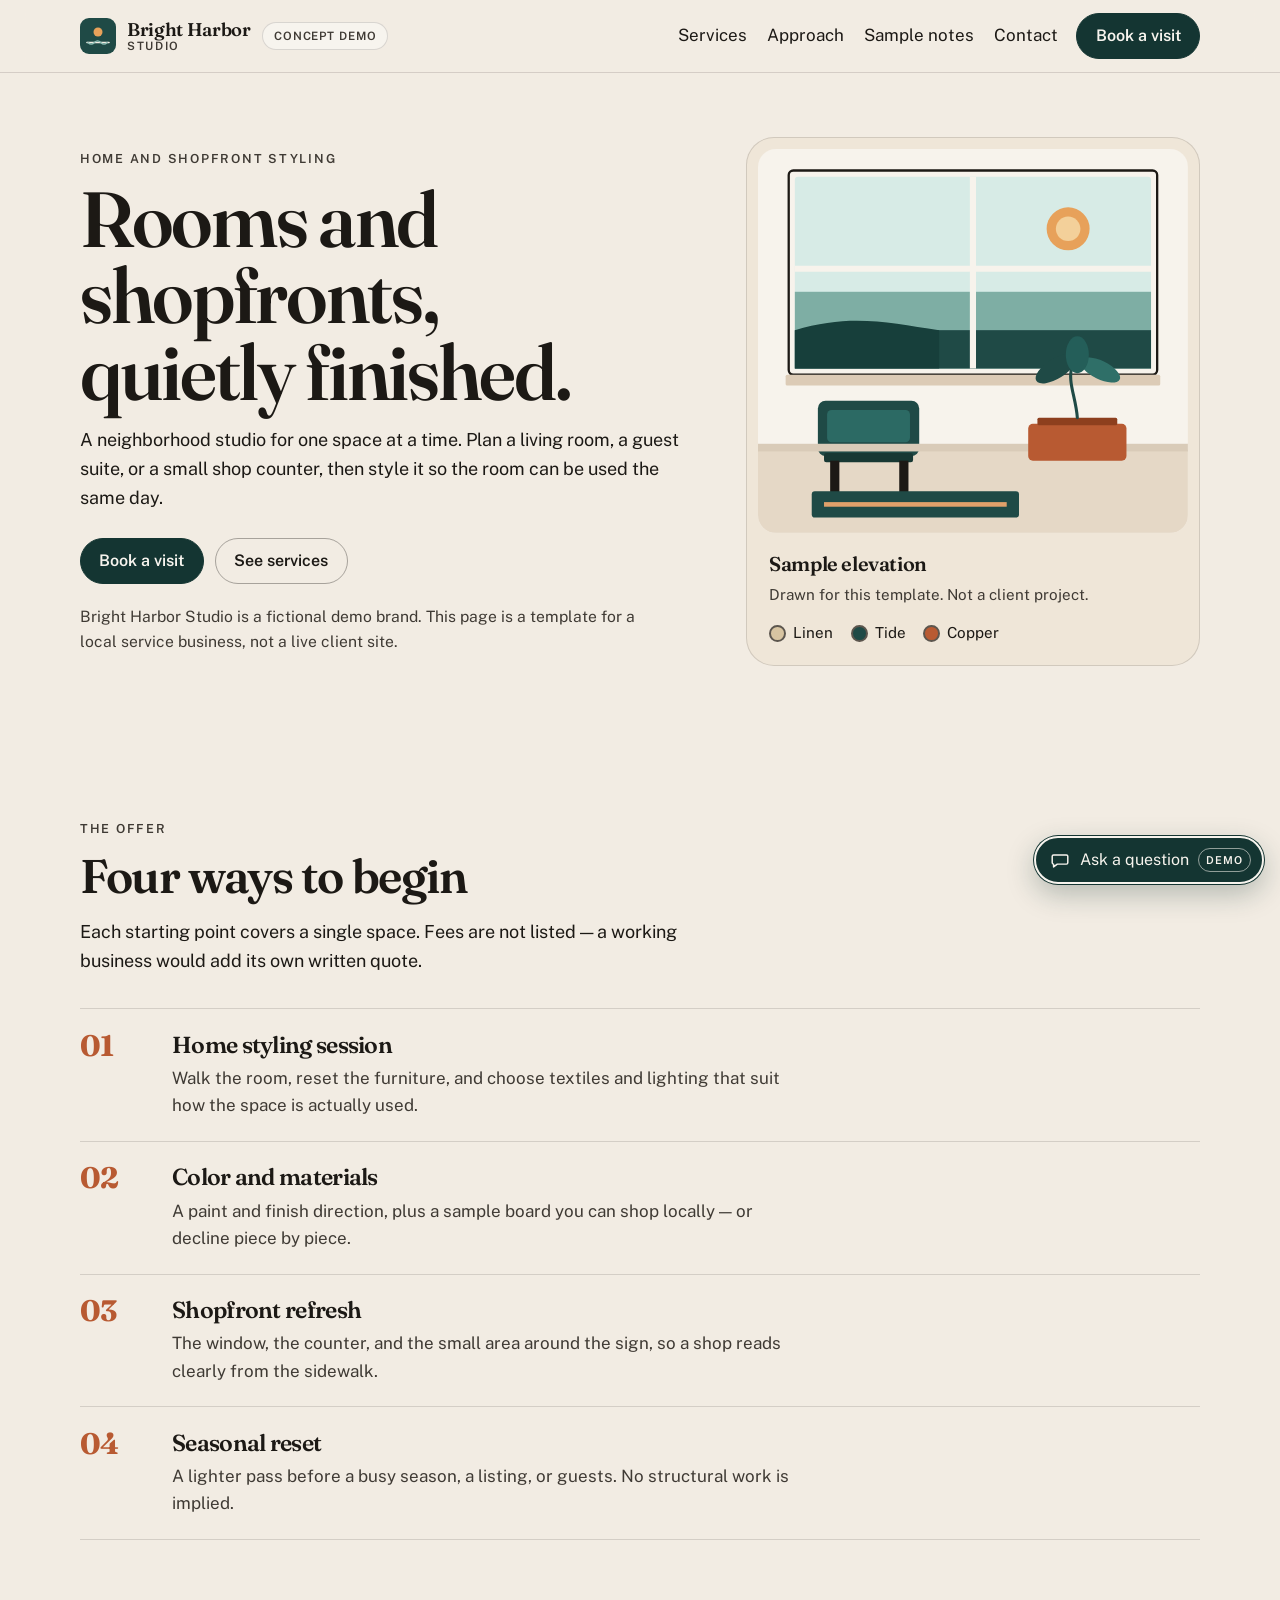
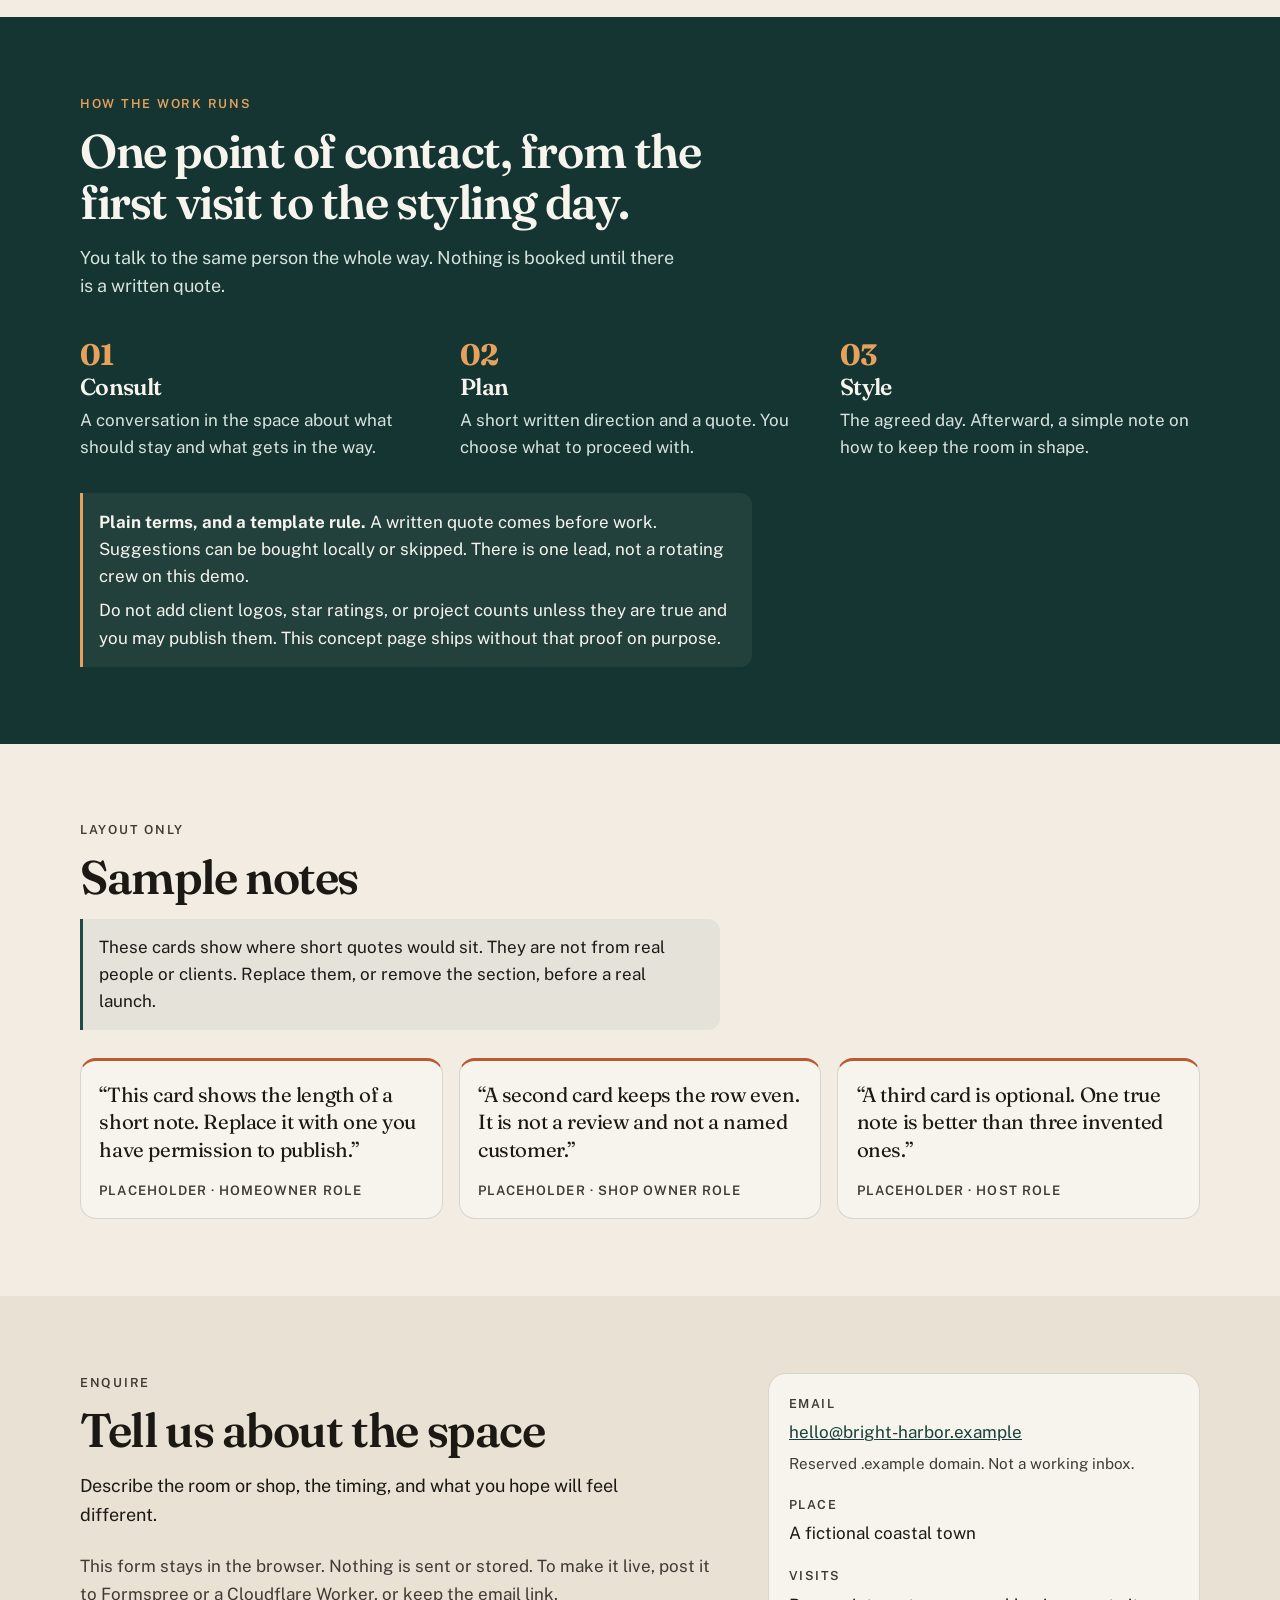
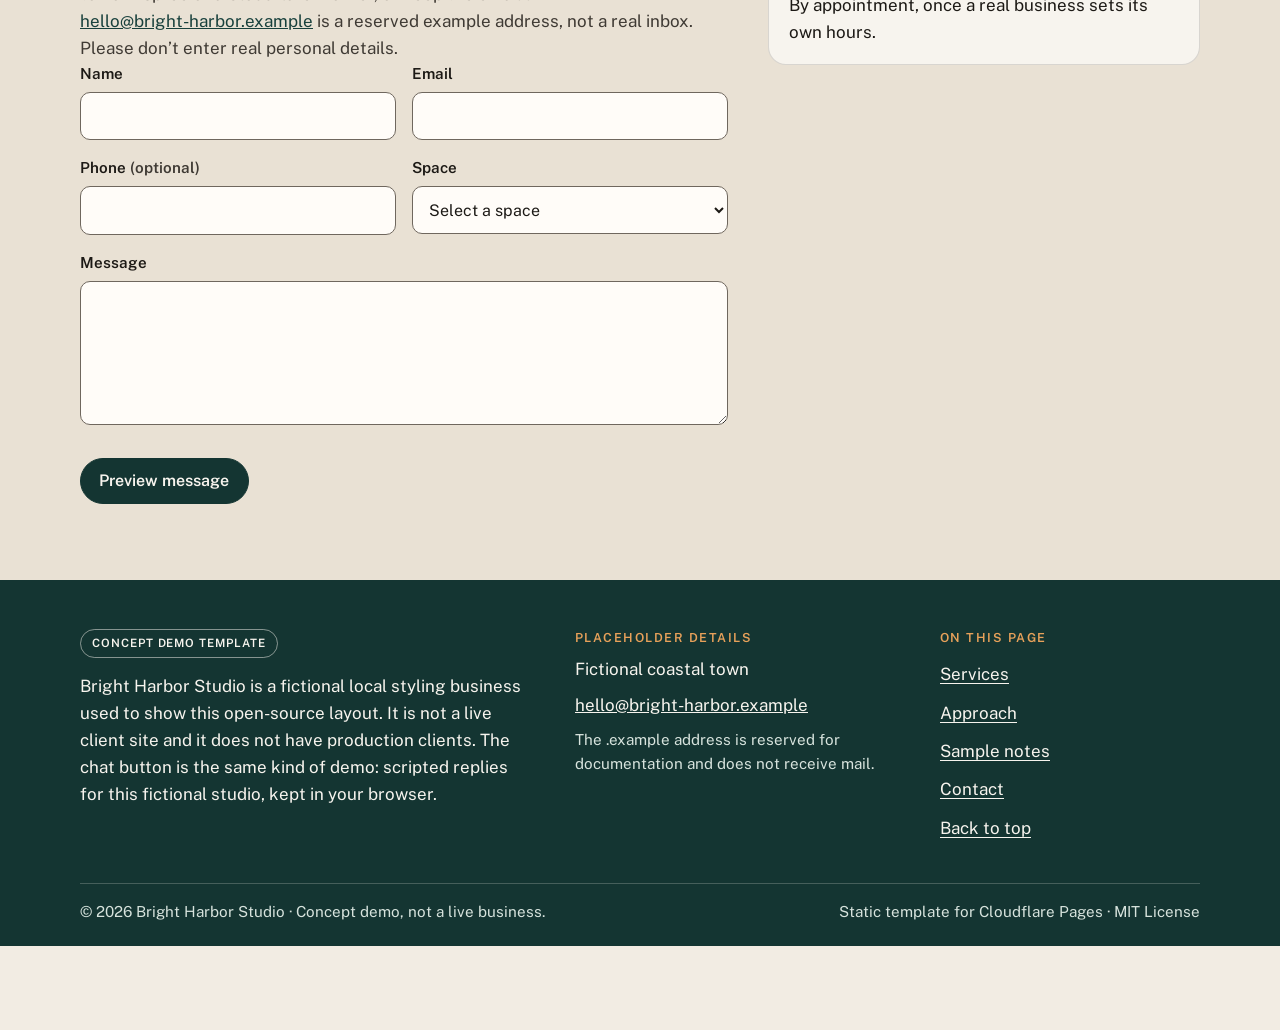
<file: public/index.html>
<!DOCTYPE html>
<html lang="en">
<head>
  <meta charset="utf-8">
  <meta name="viewport" content="width=device-width, initial-scale=1">
  <title>Bright Harbor Studio — concept landing template</title>
  <meta name="description" content="Concept demo landing page for Bright Harbor Studio, a fictional local styling business. A static template for Cloudflare Pages — not a live client site.">
  <meta name="theme-color" content="#143532">
  <meta property="og:title" content="Bright Harbor Studio — concept landing template">
  <meta property="og:description" content="A fictional local-service landing page. Not a live client site.">
  <meta property="og:type" content="website">
  <link rel="icon" href="favicon.svg" type="image/svg+xml">
  <link rel="preconnect" href="https://fonts.googleapis.com">
  <link rel="preconnect" href="https://fonts.gstatic.com" crossorigin>
  <link href="https://fonts.googleapis.com/css2?family=Fraunces:opsz,wght@9..144,500;9..144,600;9..144,700&family=Public+Sans:ital,wght@0,400;0,500;0,600;1,400&display=swap" rel="stylesheet">
  <link rel="stylesheet" href="css/styles.css">
  <link rel="stylesheet" href="css/support-widget.css">
</head>
<body>
  <a class="skip-link" href="#content">Skip to content</a>
  <header class="site-header" id="top">
    <div class="wrap header-bar">
      <div class="brand">
        <a class="logo" href="#top">
          <svg class="logo-mark" viewBox="0 0 36 36" width="36" height="36" aria-hidden="true">
            <rect width="36" height="36" rx="9" fill="#1f4a46"/>
            <circle cx="18" cy="14" r="4.5" fill="#e7a15a"/>
            <path d="M7 24.5h22" stroke="#f3ece3" stroke-width="1.6" stroke-linecap="round"/>
            <path d="M8 24.5c2.2 2.2 4.2 2.2 6.4 0s4.2-2.2 6.4 0 4.2 2.2 6.4 0" fill="none" stroke="#8fbfb6" stroke-width="1.4" stroke-linecap="round"/>
          </svg>
          <span class="logo-text">
            <span class="logo-name">Bright Harbor</span>
            <span class="logo-sub">Studio</span>
          </span>
        </a>
        <span class="demo-pill">Concept demo</span>
      </div>
      <nav class="site-nav" aria-label="Primary">
        <a href="#services">Services</a>
        <a href="#approach">Approach</a>
        <a href="#notes">Sample notes</a>
        <a href="#contact">Contact</a>
        <a class="button nav-cta" href="#contact">Book a visit</a>
      </nav>
    </div>
  </header>

  <main id="content">
    <section class="hero" aria-labelledby="hero-title">
      <div class="wrap hero-grid">
        <div>
          <p class="kicker">Home and shopfront styling</p>
          <h1 id="hero-title">Rooms and shopfronts, quietly finished.</h1>
          <p class="lede">A neighborhood studio for one space at a time. Plan a living room, a guest suite, or a small shop counter, then style it so the room can be used the same day.</p>
          <div class="actions">
            <a class="button" href="#contact">Book a visit</a>
            <a class="button button-ghost" href="#services">See services</a>
          </div>
          <p class="concept-line">Bright Harbor Studio is a fictional demo brand. This page is a template for a local service business, not a live client site.</p>
        </div>
        <figure class="hero-card">
          <svg viewBox="0 0 560 500" width="560" height="500" role="img" aria-label="Decorative sample of a sunlit room facing the water. Not a photograph of a client project.">
            <rect width="560" height="500" fill="#f7f3ec"/>
            <rect y="392" width="560" height="108" fill="#e5d8c6"/>
            <rect x="48" y="36" width="464" height="250" rx="4" fill="#d7ebe6"/>
            <rect x="48" y="186" width="464" height="100" fill="#7eaea4"/>
            <rect x="48" y="236" width="464" height="50" fill="#1f4a46"/>
            <path d="M48 236 C120 214 170 226 236 236 L236 286 L48 286 Z" fill="#173f3b"/>
            <circle cx="404" cy="104" r="28" fill="#e7a15a"/>
            <circle cx="404" cy="104" r="16" fill="#f3d09a"/>
            <path d="M280 36 V286 M48 156 H512" stroke="#f7f3ec" stroke-width="8"/>
            <rect x="40" y="28" width="480" height="266" rx="6" fill="none" stroke="#1c1915" stroke-width="3"/>
            <rect x="36" y="294" width="488" height="14" rx="2" fill="#dccbb6"/>
            <rect x="78" y="328" width="132" height="72" rx="10" fill="#1f4a46"/>
            <rect x="90" y="340" width="108" height="42" rx="6" fill="#2c6a64"/>
            <rect x="86" y="396" width="116" height="12" rx="3" fill="#173833"/>
            <rect x="94" y="406" width="12" height="46" fill="#1c1915"/>
            <rect x="184" y="406" width="12" height="46" fill="#1c1915"/>
            <rect y="384" width="560" height="10" fill="#d9cbb8"/>
            <rect x="352" y="358" width="128" height="48" rx="6" fill="#b85a32"/>
            <rect x="364" y="350" width="104" height="10" rx="2" fill="#8d3f1e"/>
            <path d="M416 350c-2-28-14-48-6-70" fill="none" stroke="#1f4a46" stroke-width="4" stroke-linecap="round"/>
            <ellipse cx="388" cy="286" rx="30" ry="13" fill="#1f4a46" transform="rotate(-32 388 286)"/>
            <ellipse cx="446" cy="288" rx="28" ry="12" fill="#2f6f68" transform="rotate(26 446 288)"/>
            <ellipse cx="416" cy="268" rx="15" ry="24" fill="#245e59"/>
            <rect x="70" y="446" width="270" height="34" rx="4" fill="#1f4a46"/>
            <rect x="86" y="460" width="238" height="6" fill="#e0a06a"/>
          </svg>
          <figcaption>
            <p class="caption-title">Sample elevation</p>
            <p class="caption-note">Drawn for this template. Not a client project.</p>
            <ul class="swatches">
              <li><span class="swatch swatch-linen" aria-hidden="true"></span> Linen</li>
              <li><span class="swatch swatch-tide" aria-hidden="true"></span> Tide</li>
              <li><span class="swatch swatch-copper" aria-hidden="true"></span> Copper</li>
            </ul>
          </figcaption>
        </figure>
      </div>
    </section>

    <section class="section" id="services" aria-labelledby="services-title">
      <div class="wrap">
        <p class="kicker">The offer</p>
        <h2 id="services-title">Four ways to begin</h2>
        <p class="lede">Each starting point covers a single space. Fees are not listed — a working business would add its own written quote.</p>
        <ol class="service-list">
          <li>
            <span class="num">01</span>
            <div>
              <h3>Home styling session</h3>
              <p>Walk the room, reset the furniture, and choose textiles and lighting that suit how the space is actually used.</p>
            </div>
          </li>
          <li>
            <span class="num">02</span>
            <div>
              <h3>Color and materials</h3>
              <p>A paint and finish direction, plus a sample board you can shop locally — or decline piece by piece.</p>
            </div>
          </li>
          <li>
            <span class="num">03</span>
            <div>
              <h3>Shopfront refresh</h3>
              <p>The window, the counter, and the small area around the sign, so a shop reads clearly from the sidewalk.</p>
            </div>
          </li>
          <li>
            <span class="num">04</span>
            <div>
              <h3>Seasonal reset</h3>
              <p>A lighter pass before a busy season, a listing, or guests. No structural work is implied.</p>
            </div>
          </li>
        </ol>
      </div>
    </section>

    <section class="section band-dark" id="approach" aria-labelledby="approach-title">
      <div class="wrap">
        <p class="kicker">How the work runs</p>
        <h2 id="approach-title">One point of contact, from the first visit to the styling day.</h2>
        <p class="lede">You talk to the same person the whole way. Nothing is booked until there is a written quote.</p>
        <ol class="steps">
          <li>
            <span class="num">01</span>
            <h3>Consult</h3>
            <p>A conversation in the space about what should stay and what gets in the way.</p>
          </li>
          <li>
            <span class="num">02</span>
            <h3>Plan</h3>
            <p>A short written direction and a quote. You choose what to proceed with.</p>
          </li>
          <li>
            <span class="num">03</span>
            <h3>Style</h3>
            <p>The agreed day. Afterward, a simple note on how to keep the room in shape.</p>
          </li>
        </ol>
        <div class="template-note">
          <p><strong>Plain terms, and a template rule.</strong> A written quote comes before work. Suggestions can be bought locally or skipped. There is one lead, not a rotating crew on this demo.</p>
          <p>Do not add client logos, star ratings, or project counts unless they are true and you may publish them. This concept page ships without that proof on purpose.</p>
        </div>
      </div>
    </section>

    <section class="section" id="notes" aria-labelledby="notes-title">
      <div class="wrap">
        <p class="kicker">Layout only</p>
        <h2 id="notes-title">Sample notes</h2>
        <p class="note-intro">These cards show where short quotes would sit. They are not from real people or clients. Replace them, or remove the section, before a real launch.</p>
        <div class="note-grid">
          <figure class="note-card">
            <p>“This card shows the length of a short note. Replace it with one you have permission to publish.”</p>
            <footer>Placeholder · homeowner role</footer>
          </figure>
          <figure class="note-card">
            <p>“A second card keeps the row even. It is not a review and not a named customer.”</p>
            <footer>Placeholder · shop owner role</footer>
          </figure>
          <figure class="note-card">
            <p>“A third card is optional. One true note is better than three invented ones.”</p>
            <footer>Placeholder · host role</footer>
          </figure>
        </div>
      </div>
    </section>

    <section class="section band-sand" id="contact" aria-labelledby="contact-title">
      <div class="wrap contact-grid">
        <div>
          <p class="kicker">Enquire</p>
          <h2 id="contact-title">Tell us about the space</h2>
          <p class="lede">Describe the room or shop, the timing, and what you hope will feel different.</p>
          <form id="contact-form" class="contact-form" action="mailto:hello@bright-harbor.example" method="post" enctype="text/plain" aria-describedby="form-help">
            <p id="form-help" class="form-help">This form stays in the browser. Nothing is sent or stored. To make it live, post it to Formspree or a Cloudflare Worker, or keep the email link. <a class="email-link" href="mailto:hello@bright-harbor.example">hello@bright-harbor.example</a> is a reserved example address, not a real inbox. Please don’t enter real personal details.</p>
            <div class="form-grid">
              <div class="field">
                <label for="name">Name</label>
                <input id="name" name="name" type="text" autocomplete="name" maxlength="120" required>
              </div>
              <div class="field">
                <label for="email">Email</label>
                <input id="email" name="email" type="email" autocomplete="email" maxlength="160" required>
              </div>
              <div class="field">
                <label for="phone">Phone <span class="fine">(optional)</span></label>
                <input id="phone" name="phone" type="tel" autocomplete="tel" maxlength="40">
              </div>
              <div class="field">
                <label for="space">Space</label>
                <select id="space" name="space" required>
                  <option value="">Select a space</option>
                  <option value="home">Home — one room</option>
                  <option value="shopfront">Shopfront</option>
                  <option value="seasonal">Seasonal reset</option>
                  <option value="unsure">Not sure yet</option>
                </select>
              </div>
              <div class="field field-full">
                <label for="message">Message</label>
                <textarea id="message" name="message" maxlength="2000" required></textarea>
              </div>
            </div>
            <div class="actions">
              <button class="button" type="submit">Preview message</button>
            </div>
            <div id="form-status" class="form-status" role="status" aria-live="polite" tabindex="-1" hidden></div>
            <noscript>
              <p class="form-help">JavaScript is off, so the button opens an email draft to the example address instead of an on-page note. That address still does not receive mail.</p>
            </noscript>
          </form>
        </div>
        <aside class="contact-aside" aria-label="Placeholder studio details">
          <p class="aside-label">Email</p>
            <p><a class="email-link" href="mailto:hello@bright-harbor.example">hello@bright-harbor.example</a></p>
          <p class="fine aside-gap">Reserved .example domain. Not a working inbox.</p>
          <p class="aside-label">Place</p>
          <p>A fictional coastal town</p>
          <p class="aside-label">Visits</p>
          <p>By appointment, once a real business sets its own hours.</p>
        </aside>
      </div>
    </section>
  </main>

  <footer class="site-footer">
    <div class="wrap footer-grid">
      <div>
        <p class="demo-badge">Concept demo template</p>
        <p>Bright Harbor Studio is a fictional local styling business used to show this open-source layout. It is not a live client site and it does not have production clients. The chat button is the same kind of demo: scripted replies for this fictional studio, kept in your browser.</p>
      </div>
      <div>
        <p class="footer-label">Placeholder details</p>
        <p>Fictional coastal town</p>
        <p class="footer-gap"><a class="email-link" href="mailto:hello@bright-harbor.example">hello@bright-harbor.example</a></p>
        <p class="fine footer-gap">The .example address is reserved for documentation and does not receive mail.</p>
      </div>
      <nav aria-label="On this page">
        <p class="footer-label">On this page</p>
        <ul class="footer-links">
          <li><a href="#services">Services</a></li>
          <li><a href="#approach">Approach</a></li>
          <li><a href="#notes">Sample notes</a></li>
          <li><a href="#contact">Contact</a></li>
          <li><a href="#top">Back to top</a></li>
        </ul>
      </nav>
    </div>
    <div class="wrap footer-base">
      <p>© <span id="year">2026</span> Bright Harbor Studio · Concept demo, not a live business.</p>
      <p>Static template for Cloudflare Pages · MIT License</p>
    </div>
  </footer>
  <script src="js/main.js"></script>
  <script src="js/support-widget.js" defer></script>
</body>
</html>
</file>
<file: public/css/styles.css>
/* Bright Harbor Studio — concept template
   Recolor the page by editing the custom properties below. */

:root {
  --paper: #f2ece3;
  --paper-deep: #e9e1d4;
  --foam: #f7f4ee;
  --ink: #1c1915;
  --ink-soft: #3f3a34;
  --tide: #1f4a46;
  --tide-deep: #143532;
  --copper: #b85a32;
  --line: rgba(28, 25, 21, 0.14);
  --serif: "Fraunces", "Iowan Old Style", Palatino, "Palatino Linotype", Georgia, serif;
  --sans: "Public Sans", "Segoe UI", "Helvetica Neue", Arial, sans-serif;
  --wrap: 1120px;
  --header: 4.5rem;
  color-scheme: light;
}

*,
*::before,
*::after {
  box-sizing: border-box;
}

html {
  scroll-behavior: smooth;
}

body {
  margin: 0;
  min-height: 100vh;
  display: flex;
  flex-direction: column;
  background: var(--paper);
  color: var(--ink);
  font-family: var(--sans);
  font-size: 1.0625rem;
  line-height: 1.6;
  text-rendering: optimizeLegibility;
}

main {
  flex: 1 0 auto;
}

[id] {
  scroll-margin-top: 5.5rem;
}

img,
svg {
  max-width: 100%;
}

h1,
h2,
h3 {
  font-family: var(--serif);
  font-weight: 600;
  letter-spacing: -0.03em;
  line-height: 1.08;
  text-wrap: balance;
  margin: 0;
}

h1 {
  font-size: clamp(2.7rem, 1.2rem + 4.6vw, 5.05rem);
  font-weight: 600;
  line-height: 0.98;
}

h2 {
  font-size: clamp(2rem, 1.35rem + 2vw, 3.15rem);
}

h3 {
  font-size: 1.45rem;
  line-height: 1.2;
}

p {
  margin: 0;
}

a {
  color: #18403c;
}

a:visited {
  color: #18403c;
}

a:hover {
  color: #102c29;
}

:focus-visible {
  outline: 2px solid var(--foam);
  outline-offset: 2px;
  box-shadow: 0 0 0 4px var(--ink);
}

.skip-link {
  position: absolute;
  left: 0.75rem;
  top: 0.75rem;
  transform: translateY(-160%);
  background: var(--tide-deep);
  color: var(--foam);
  padding: 0.65rem 0.9rem;
  border-radius: 8px;
  z-index: 30;
  text-decoration: none;
}

.skip-link:focus {
  transform: none;
  color: var(--foam);
}

.sr-only {
  position: absolute;
  width: 1px;
  height: 1px;
  padding: 0;
  margin: -1px;
  overflow: hidden;
  clip: rect(0, 0, 0, 0);
  white-space: nowrap;
  border: 0;
}

.wrap {
  width: min(var(--wrap), calc(100% - 2.5rem));
  margin-inline: auto;
}

.kicker {
  margin: 0 0 0.75rem;
  font-size: 0.78rem;
  font-weight: 600;
  letter-spacing: 0.14em;
  text-transform: uppercase;
  color: var(--ink-soft);
}

.lede {
  max-width: 38rem;
  margin-top: 1rem;
  font-size: 1.125rem;
}

.section {
  padding-block: clamp(3.25rem, 6vw, 5.75rem);
}

.site-header {
  position: sticky;
  top: 0;
  z-index: 10;
  background: rgba(242, 236, 227, 0.92);
  backdrop-filter: blur(12px);
  border-bottom: 1px solid var(--line);
}

.header-bar {
  display: flex;
  align-items: center;
  justify-content: space-between;
  gap: 0.75rem 1.5rem;
  flex-wrap: wrap;
  min-height: var(--header);
  padding-block: 0.45rem;
}

.brand {
  display: flex;
  align-items: center;
  gap: 0.75rem;
  flex-wrap: wrap;
}

.logo {
  display: inline-flex;
  align-items: center;
  gap: 0.7rem;
  min-height: 44px;
  color: inherit;
  text-decoration: none;
}

.logo:visited,
.logo:hover {
  color: inherit;
}

.logo-mark {
  display: block;
  width: 36px;
  height: 36px;
  flex: none;
}

.logo-text {
  display: flex;
  flex-direction: column;
  line-height: 1.05;
}

.logo-name {
  font-family: var(--serif);
  font-weight: 600;
  font-size: 1.15rem;
  letter-spacing: -0.02em;
}

.logo-sub {
  font-size: 0.72rem;
  font-weight: 600;
  letter-spacing: 0.14em;
  text-transform: uppercase;
  color: var(--ink-soft);
}

.demo-pill {
  display: inline-flex;
  align-items: center;
  min-height: 1.8rem;
  padding: 0.15rem 0.65rem;
  border: 1px solid var(--line);
  border-radius: 999px;
  background: var(--foam);
  color: var(--ink-soft);
  font-size: 0.72rem;
  font-weight: 600;
  letter-spacing: 0.08em;
  text-transform: uppercase;
}

.site-nav {
  display: flex;
  flex-wrap: wrap;
  align-items: center;
  gap: 0.15rem 0.35rem;
}

.site-nav a {
  display: inline-flex;
  align-items: center;
  min-height: 44px;
  padding-inline: 0.45rem;
  color: inherit;
  text-decoration: none;
}

.site-nav a:visited {
  color: inherit;
}

.site-nav a:hover {
  text-decoration: underline;
  text-underline-offset: 0.22em;
}

.site-nav a.button,
.site-nav a.button:visited,
.site-nav a.button:hover {
  padding: 0.55rem 1.15rem;
  color: var(--foam);
  text-decoration: none;
}

.site-nav a.button:hover {
  background: var(--tide);
  border-color: var(--tide);
}

.nav-cta {
  margin-left: 0.35rem;
}

.button {
  display: inline-flex;
  align-items: center;
  justify-content: center;
  min-height: 44px;
  padding: 0.55rem 1.15rem;
  border: 1px solid var(--tide-deep);
  border-radius: 999px;
  background: var(--tide-deep);
  color: var(--foam);
  font: inherit;
  font-size: 1rem;
  font-weight: 600;
  text-decoration: none;
  cursor: pointer;
}

.button:visited,
.button:hover {
  color: var(--foam);
  background: var(--tide);
  border-color: var(--tide);
}

.button-ghost {
  background: transparent;
  color: var(--ink);
  border-color: rgba(28, 25, 21, 0.35);
}

.button-ghost:visited,
.button-ghost:hover {
  color: var(--ink);
  background: rgba(28, 25, 21, 0.05);
  border-color: rgba(28, 25, 21, 0.55);
}

.actions {
  display: flex;
  flex-wrap: wrap;
  gap: 0.7rem;
  margin-top: 1.6rem;
}

.hero {
  padding-block: clamp(2.4rem, 5vw, 4.5rem) clamp(3rem, 6vw, 5.5rem);
}

.hero-grid {
  display: grid;
  grid-template-columns: minmax(0, 1.15fr) minmax(260px, 0.85fr);
  gap: clamp(1.75rem, 4vw, 4rem);
  align-items: center;
}

.concept-line {
  max-width: 36rem;
  margin-top: 1.25rem;
  color: var(--ink-soft);
  font-size: 0.98rem;
}

.hero-card {
  margin: 0;
  padding: 0.7rem 0.7rem 0.95rem;
  background: #efe6d8;
  border: 1px solid var(--line);
  border-radius: 28px;
}

.hero-card svg {
  display: block;
  width: 100%;
  height: auto;
  border-radius: 18px;
}

.hero-card figcaption {
  padding: 0.95rem 0.7rem 0.25rem;
}

.caption-title {
  font-family: var(--serif);
  font-size: 1.25rem;
  font-weight: 600;
  letter-spacing: -0.02em;
}

.caption-note {
  margin-top: 0.2rem;
  color: var(--ink-soft);
  font-size: 0.95rem;
}

.swatches {
  display: flex;
  flex-wrap: wrap;
  gap: 0.65rem 1.1rem;
  margin: 0.85rem 0 0;
  padding: 0;
  list-style: none;
}

.swatches li {
  display: flex;
  align-items: center;
  gap: 0.45rem;
  font-size: 0.95rem;
}

.swatch {
  width: 1.05rem;
  height: 1.05rem;
  border: 2px solid #5c564e;
  border-radius: 50%;
}

.swatch-linen { background: #d7c4a1; }

.email-link {
  white-space: nowrap;
}

@media (max-width: 360px) {
  .email-link {
    white-space: normal;
  }
}

.swatch-tide { background: #1f4a46; }
.swatch-copper { background: #b85a32; }

.service-list,
.steps,
.terms,
.footer-links {
  margin: 0;
  padding: 0;
  list-style: none;
}

.service-list {
  margin-top: 2rem;
  border-top: 1px solid var(--line);
}

.service-list li {
  display: grid;
  grid-template-columns: 4.75rem minmax(0, 1fr);
  gap: 0.35rem 1rem;
  padding: 1.35rem 0;
  border-bottom: 1px solid var(--line);
}

.service-list p,
.steps p {
  margin-top: 0.4rem;
  max-width: 40rem;
  color: var(--ink-soft);
}

.num {
  font-family: var(--serif);
  font-size: 1.85rem;
  font-weight: 700;
  letter-spacing: -0.03em;
  color: var(--copper);
  line-height: 1;
}

.band-dark {
  background: var(--tide-deep);
  color: var(--foam);
}

.band-dark .kicker {
  color: #e7a15a;
}

.band-dark h2,
.band-dark h3 {
  color: var(--foam);
}

.band-dark .lede,
.band-dark .steps p,
.band-dark .terms {
  color: #d7e3dd;
}

.steps {
  display: grid;
  grid-template-columns: repeat(3, minmax(0, 1fr));
  gap: 1.5rem 1.25rem;
  margin-top: 2.4rem;
}

.band-dark .num {
  color: #e7a15a;
}

.terms {
  display: grid;
  grid-template-columns: 1fr 1fr;
  gap: 0.8rem 2rem;
  margin-top: 1.1rem;
}

.terms li {
  position: relative;
  padding-left: 1.15rem;
}

.terms li::before {
  content: "";
  position: absolute;
  left: 0;
  top: 0.55rem;
  width: 0.45rem;
  height: 0.45rem;
  border-radius: 50%;
  background: var(--copper);
}

.band-dark .terms li::before {
  background: #e7a15a;
}

.template-note {
  max-width: 42rem;
  margin-top: 2rem;
  padding: 0.95rem 1rem;
  border-left: 3px solid #e7a15a;
  border-radius: 0 12px 12px 0;
  background: rgba(247, 244, 238, 0.06);
}

.template-note p + p {
  margin-top: 0.45rem;
}

.note-intro {
  max-width: 40rem;
  margin-top: 1rem;
  padding: 0.9rem 1rem;
  border-left: 3px solid var(--tide);
  background: rgba(31, 74, 70, 0.06);
  border-radius: 0 12px 12px 0;
}

.note-grid {
  display: grid;
  grid-template-columns: repeat(3, minmax(0, 1fr));
  gap: 1rem;
  margin-top: 1.75rem;
}

.note-card {
  margin: 0;
  padding: 1.25rem 1.15rem 1.1rem;
  background: var(--foam);
  border: 1px solid var(--line);
  border-top: 3px solid var(--copper);
  border-radius: 16px;
}

.note-card p {
  font-family: var(--serif);
  font-size: 1.28rem;
  line-height: 1.35;
  letter-spacing: -0.02em;
}

.note-card footer {
  margin-top: 1rem;
  color: var(--ink-soft);
  font-size: 0.82rem;
  font-weight: 600;
  letter-spacing: 0.08em;
  text-transform: uppercase;
}

.band-sand {
  background: var(--paper-deep);
}

.contact-grid {
  display: grid;
  grid-template-columns: minmax(0, 1.2fr) minmax(240px, 0.8fr);
  gap: 1.75rem 2.5rem;
  align-items: start;
}

.form-help {
  max-width: 40rem;
  margin-top: 1rem;
  color: var(--ink-soft);
}

.form-help a {
  color: #18403c;
}

.contact-form {
  margin-top: 1.5rem;
}

.form-grid {
  display: grid;
  grid-template-columns: 1fr 1fr;
  gap: 1rem;
}

.field-full {
  grid-column: 1 / -1;
}

.field label {
  display: block;
  margin-bottom: 0.35rem;
  font-size: 0.95rem;
  font-weight: 600;
}

.field input,
.field select,
.field textarea {
  width: 100%;
  min-height: 48px;
  padding: 0.65rem 0.75rem;
  border: 1px solid #6f675e;
  border-radius: 10px;
  background: #fffcf8;
  color: var(--ink);
  font: inherit;
  font-size: 1rem;
}

.field textarea {
  min-height: 9rem;
  resize: vertical;
}

.field input::placeholder,
.field textarea::placeholder {
  color: #5c564e;
}

.was-validated input:invalid,
.was-validated select:invalid,
.was-validated textarea:invalid {
  border-color: #8c2f12;
}

.form-status {
  margin-top: 1rem;
  padding: 0.9rem 1rem;
  border: 1px solid var(--tide);
  border-radius: 12px;
  background: #e5f0ec;
  color: var(--tide-deep);
}

[hidden] {
  display: none !important;
}

.contact-aside {
  padding: 1.25rem 1.25rem 1.1rem;
  background: var(--foam);
  border: 1px solid var(--line);
  border-radius: 18px;
}

.aside-label {
  margin-bottom: 0.35rem;
  font-size: 0.78rem;
  font-weight: 600;
  letter-spacing: 0.12em;
  text-transform: uppercase;
  color: var(--ink-soft);
}

.contact-aside p + .aside-label {
  margin-top: 1.15rem;
}

.aside-gap {
  margin-top: 0.35rem;
}

.fine {
  color: var(--ink-soft);
  font-size: 0.95rem;
}

.site-footer .fine {
  color: #d7e3dd;
}

.site-footer {
  background: var(--tide-deep);
  color: var(--foam);
  padding-block: 3rem 1.4rem;
}

.site-footer a,
.site-footer a:visited {
  color: var(--foam);
}

.site-footer a:hover {
  color: #fff;
}

.footer-grid {
  display: grid;
  grid-template-columns: 1.4fr 1fr 0.8fr;
  gap: 2rem 2.5rem;
}

.demo-badge {
  display: inline-block;
  margin-bottom: 0.9rem;
  padding: 0.28rem 0.7rem;
  border: 1px solid rgba(247, 244, 238, 0.5);
  border-radius: 999px;
  font-size: 0.72rem;
  font-weight: 600;
  letter-spacing: 0.08em;
  text-transform: uppercase;
}

.footer-label {
  margin-bottom: 0.45rem;
  font-size: 0.78rem;
  font-weight: 600;
  letter-spacing: 0.12em;
  text-transform: uppercase;
  color: #e7a15a;
}

.footer-gap {
  margin-top: 0.55rem;
}

.footer-links a {
  display: inline-flex;
  align-items: center;
  min-height: 2.4rem;
  text-underline-offset: 0.18em;
}

.footer-base {
  display: flex;
  flex-wrap: wrap;
  justify-content: space-between;
  gap: 0.45rem 1.25rem;
  margin-top: 2.2rem;
  padding-top: 1rem;
  border-top: 1px solid rgba(247, 244, 238, 0.22);
  color: #d7e3dd;
  font-size: 0.95rem;
}

.missing {
  padding-block: clamp(4rem, 10vw, 7rem);
}

.missing h1 {
  font-size: clamp(2.4rem, 1.4rem + 3vw, 4rem);
}

.missing p {
  max-width: 36rem;
  margin-top: 1rem;
}

@media (max-width: 860px) {
  .hero-grid,
  .contact-grid,
  .note-grid,
  .steps,
  .footer-grid {
    grid-template-columns: 1fr;
  }

  .nav-cta {
    margin-left: 0;
  }
}

@media (max-width: 640px) {
  .wrap {
    width: min(var(--wrap), calc(100% - 2rem));
  }

  .form-grid,
  .terms,
  .service-list li {
    grid-template-columns: 1fr;
  }

  .footer-base {
    flex-direction: column;
  }
}

@media (prefers-reduced-motion: reduce) {
  html {
    scroll-behavior: auto;
  }

  *,
  *::before,
  *::after {
    transition: none !important;
    animation: none !important;
  }
}

@media print {
  .site-header {
    position: static;
  }

  .band-dark,
  .site-footer,
  .band-sand {
    background: #fff;
    color: #111;
  }

  .band-dark h2,
  .band-dark h3,
  .band-dark .lede,
  .band-dark .steps p,
  .band-dark .terms,
  .site-footer,
  .site-footer a,
  .site-footer a:visited,
  .footer-base,
  .footer-label,
  .band-dark .kicker,
  .band-dark .num {
    color: #111;
  }

  .button,
  .demo-pill,
  .demo-badge {
    border-color: #111;
  }
}
</file>
<file: public/css/support-widget.css>
/* Styles for the concept support widget. Scoped to .bhs-root so the
   file can be dropped onto another site without touching its CSS. */

.bhs-root,
.bhs-root *,
.bhs-root *::before,
.bhs-root *::after {
  box-sizing: border-box;
}

.bhs-root {
  color: #1c1915;
  font-family: "Public Sans", "Segoe UI", "Helvetica Neue", Arial, sans-serif;
  font-size: 1rem;
  line-height: 1.5;
}

/* Keep the last line of the page from sitting under the fixed launcher. */
body:has(#bhs-support) {
  padding-bottom: calc(5.25rem + env(safe-area-inset-bottom));
}

.bhs-root p {
  margin: 0;
}

.bhs-root button,
.bhs-root textarea {
  font: inherit;
}

.bhs-root [hidden] {
  display: none !important;
}

.bhs-sr {
  position: absolute;
  width: 1px;
  height: 1px;
  padding: 0;
  margin: -1px;
  overflow: hidden;
  clip: rect(0, 0, 0, 0);
  white-space: nowrap;
  border: 0;
}

.bhs-launcher,
.bhs-panel {
  position: fixed;
  z-index: 20;
}

.bhs-launcher {
  right: calc(1rem + env(safe-area-inset-right));
  bottom: calc(1rem + env(safe-area-inset-bottom));
  display: inline-flex;
  align-items: center;
  gap: 0.55rem;
  min-height: 48px;
  max-width: calc(100vw - 1.5rem);
  padding: 0.4rem 0.7rem 0.4rem 0.85rem;
  border: 2px solid #f7f4ee;
  border-radius: 999px;
  background: #143532;
  color: #f7f4ee;
  font-weight: 600;
  box-shadow: 0 0 0 1px #143532, 0 10px 28px rgba(20, 53, 50, 0.28);
  cursor: pointer;
}

.bhs-launcher:hover {
  background: #1f4a46;
  border-color: #f7f4ee;
  color: #f7f4ee;
}

.bhs-launcher-demo {
  display: inline-flex;
  align-items: center;
  min-height: 1.5rem;
  padding: 0.05rem 0.45rem;
  border: 1px solid rgba(247, 244, 238, 0.55);
  border-radius: 999px;
  font-size: 0.68rem;
  font-weight: 600;
  letter-spacing: 0.08em;
  text-transform: uppercase;
}

.bhs-panel {
  right: calc(1rem + env(safe-area-inset-right));
  bottom: calc(1rem + env(safe-area-inset-bottom));
  display: flex;
  flex-direction: column;
  width: min(23rem, calc(100vw - 2rem));
  min-height: min(20rem, calc(100vh - 7rem));
  min-height: min(20rem, calc(100dvh - 7rem));
  max-height: calc(100vh - 6.25rem - env(safe-area-inset-bottom));
  max-height: calc(100dvh - 6.25rem - env(safe-area-inset-bottom));
  overflow: hidden;
  border: 1px solid rgba(28, 25, 21, 0.14);
  border-radius: 20px;
  background: #f7f4ee;
  color: #1c1915;
  box-shadow: 0 18px 50px rgba(28, 25, 21, 0.18);
}

.bhs-header {
  display: flex;
  align-items: flex-start;
  justify-content: space-between;
  gap: 0.75rem;
  padding: 0.9rem 0.9rem 0.75rem;
  border-bottom: 1px solid rgba(28, 25, 21, 0.14);
}

.bhs-heading {
  min-width: 0;
}

.bhs-kicker {
  display: inline-flex;
  align-items: center;
  min-height: 1.5rem;
  padding: 0.05rem 0.55rem;
  border: 1px solid rgba(28, 25, 21, 0.14);
  border-radius: 999px;
  background: #fff;
  color: #3f3a34;
  font-size: 0.72rem;
  font-weight: 600;
  letter-spacing: 0.08em;
  text-transform: uppercase;
}

.bhs-title {
  margin-top: 0.4rem;
  font-family: Fraunces, "Iowan Old Style", Palatino, Georgia, serif;
  font-size: 1.35rem;
  font-weight: 600;
  letter-spacing: -0.03em;
  line-height: 1.15;
}

.bhs-disclaimer {
  margin-top: 0.35rem;
  color: #3f3a34;
  font-size: 0.875rem;
  line-height: 1.45;
}

.bhs-close,
.bhs-chip {
  border: 1px solid rgba(28, 25, 21, 0.35);
  border-radius: 999px;
  background: transparent;
  color: #1c1915;
  font-weight: 600;
  cursor: pointer;
}

.bhs-close {
  flex: none;
  min-width: 44px;
  min-height: 44px;
  padding: 0.35rem 0.8rem;
}

.bhs-close:hover,
.bhs-chip:hover {
  background: rgba(28, 25, 21, 0.05);
}

.bhs-log {
  display: flex;
  flex: 1 1 auto;
  flex-direction: column;
  gap: 0.75rem;
  min-height: 0;
  overflow: auto;
  overscroll-behavior: contain;
  padding: 0.85rem 0.9rem;
}

.bhs-msg {
  display: flex;
  flex-direction: column;
  max-width: 92%;
}

.bhs-msg-user {
  align-self: flex-end;
}

.bhs-msg-bot {
  align-self: flex-start;
}

.bhs-author {
  margin-bottom: 0.2rem;
  color: #3f3a34;
  font-size: 0.75rem;
  font-weight: 600;
  letter-spacing: 0.04em;
  text-transform: uppercase;
}

.bhs-msg-user .bhs-author {
  text-align: right;
}

.bhs-bubble {
  padding: 0.65rem 0.8rem;
  border-radius: 16px;
  overflow-wrap: anywhere;
  white-space: pre-wrap;
}

.bhs-msg-bot .bhs-bubble {
  border: 1px solid rgba(28, 25, 21, 0.14);
  border-bottom-left-radius: 4px;
  background: #fff;
  color: #1c1915;
}

.bhs-msg-user .bhs-bubble {
  border-bottom-right-radius: 4px;
  background: #143532;
  color: #f7f4ee;
}

.bhs-suggestions {
  display: flex;
  flex-wrap: wrap;
  gap: 0.4rem;
  padding: 0 0.9rem 0.7rem;
}

.bhs-chip {
  min-height: 44px;
  padding: 0.35rem 0.8rem;
}

.bhs-form {
  display: flex;
  align-items: flex-end;
  gap: 0.5rem;
  padding: 0 0.9rem 0.75rem;
}

.bhs-input {
  flex: 1 1 auto;
  width: 100%;
  min-height: 44px;
  padding: 0.55rem 0.75rem;
  border: 1px solid rgba(28, 25, 21, 0.35);
  border-radius: 12px;
  background: #fff;
  color: #1c1915;
  line-height: 1.4;
  resize: vertical;
}

.bhs-input::placeholder {
  color: #5c564e;
}

.bhs-send {
  flex: none;
  min-height: 44px;
  padding: 0.55rem 1rem;
  border: 1px solid #143532;
  border-radius: 999px;
  background: #143532;
  color: #f7f4ee;
  font-weight: 600;
  cursor: pointer;
}

.bhs-send:hover {
  border-color: #1f4a46;
  background: #1f4a46;
  color: #f7f4ee;
}

.bhs-send:disabled,
.bhs-chip:disabled {
  cursor: default;
  opacity: 0.55;
}

.bhs-footnote {
  padding: 0 0.95rem 0.9rem;
  color: #3f3a34;
  font-size: 0.8rem;
  line-height: 1.4;
}

.bhs-root :focus-visible {
  outline: 2px solid #f7f4ee;
  outline-offset: 2px;
  box-shadow: 0 0 0 4px #1c1915;
}

@media (max-width: 640px) {
  .bhs-panel {
    right: calc(0.75rem + env(safe-area-inset-right));
    left: calc(0.75rem + env(safe-area-inset-left));
    width: auto;
  }
}

@media (max-width: 380px) {
  .bhs-form {
    flex-direction: column;
    align-items: stretch;
  }

  .bhs-send {
    width: 100%;
  }
}

@media (prefers-reduced-motion: reduce) {
  .bhs-root *,
  .bhs-root *::before,
  .bhs-root *::after {
    scroll-behavior: auto !important;
    animation: none !important;
    transition: none !important;
  }
}

@media (forced-colors: active) {
  .bhs-panel,
  .bhs-launcher,
  .bhs-bubble,
  .bhs-chip,
  .bhs-input,
  .bhs-send,
  .bhs-close {
    border: 1px solid CanvasText;
  }
}

@media print {
  body:has(#bhs-support) {
    padding-bottom: 0;
  }

  .bhs-root {
    display: none !important;
  }
}
</file>
